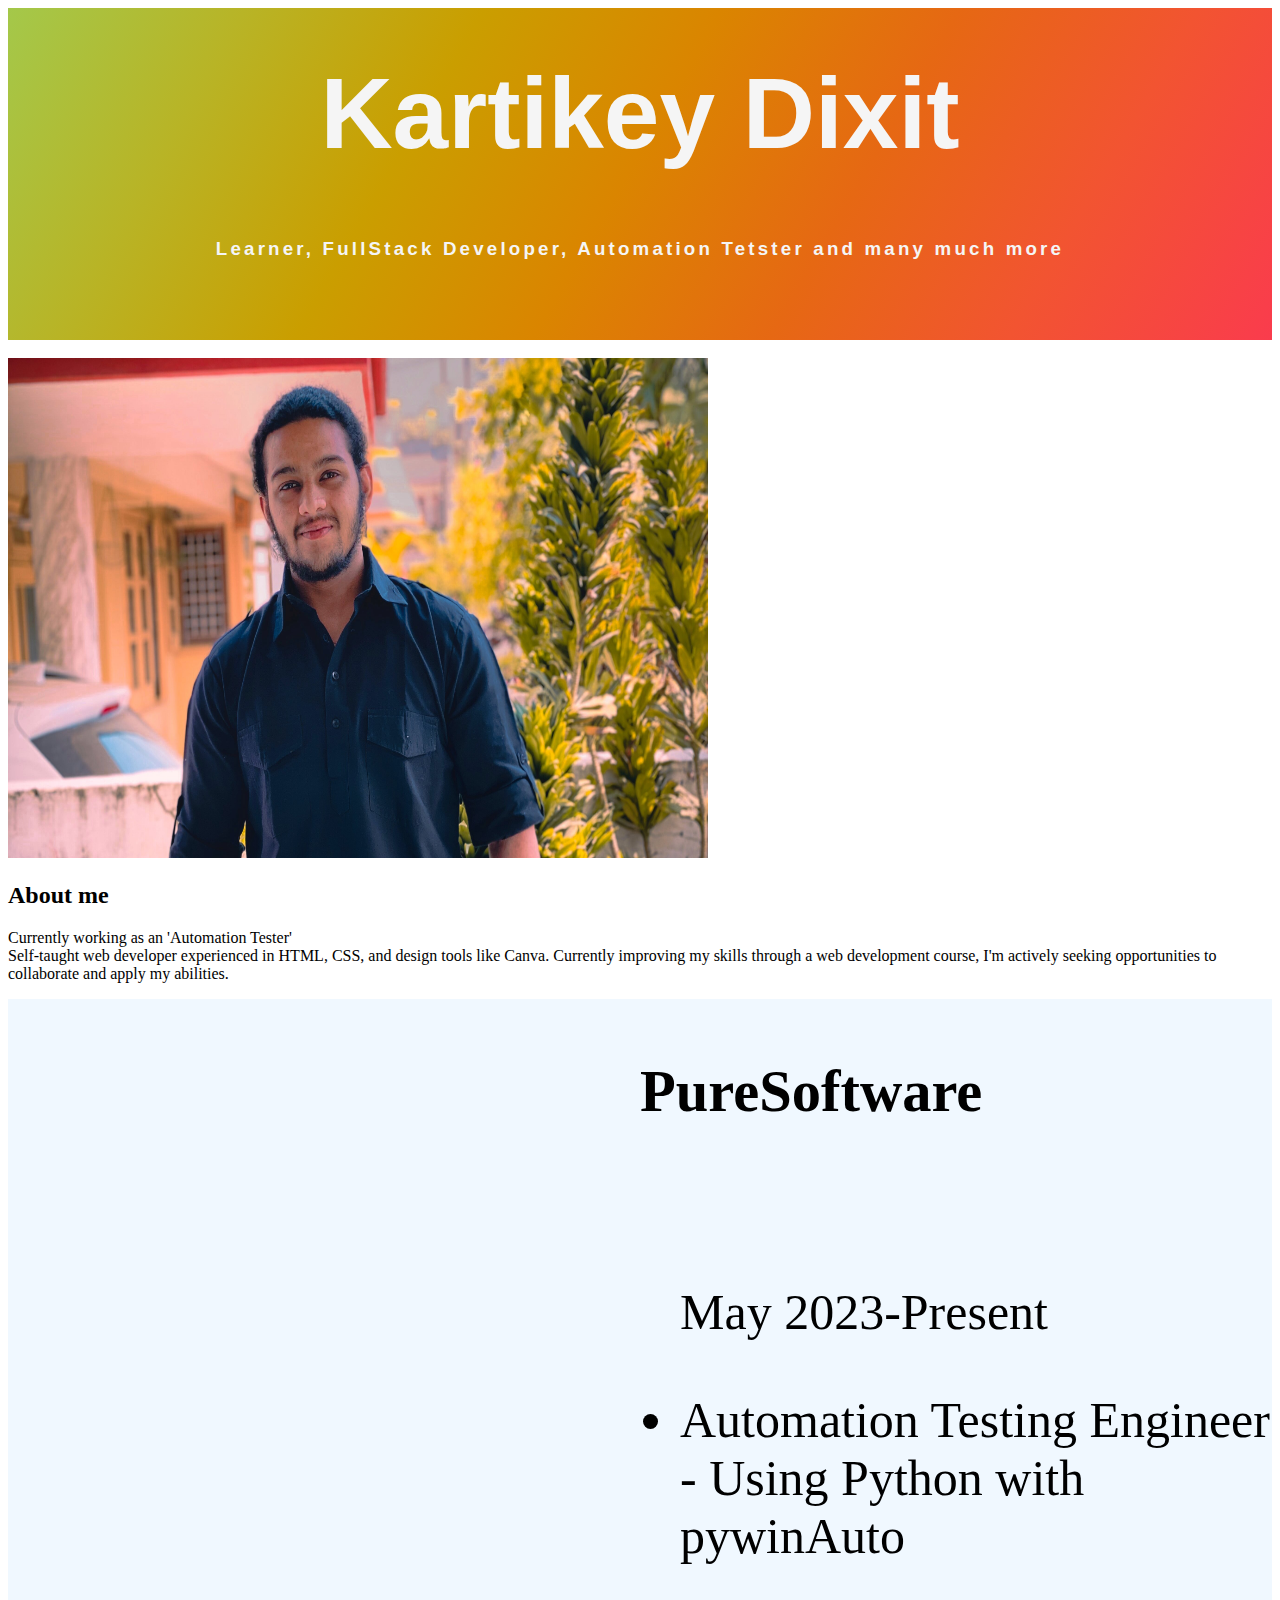
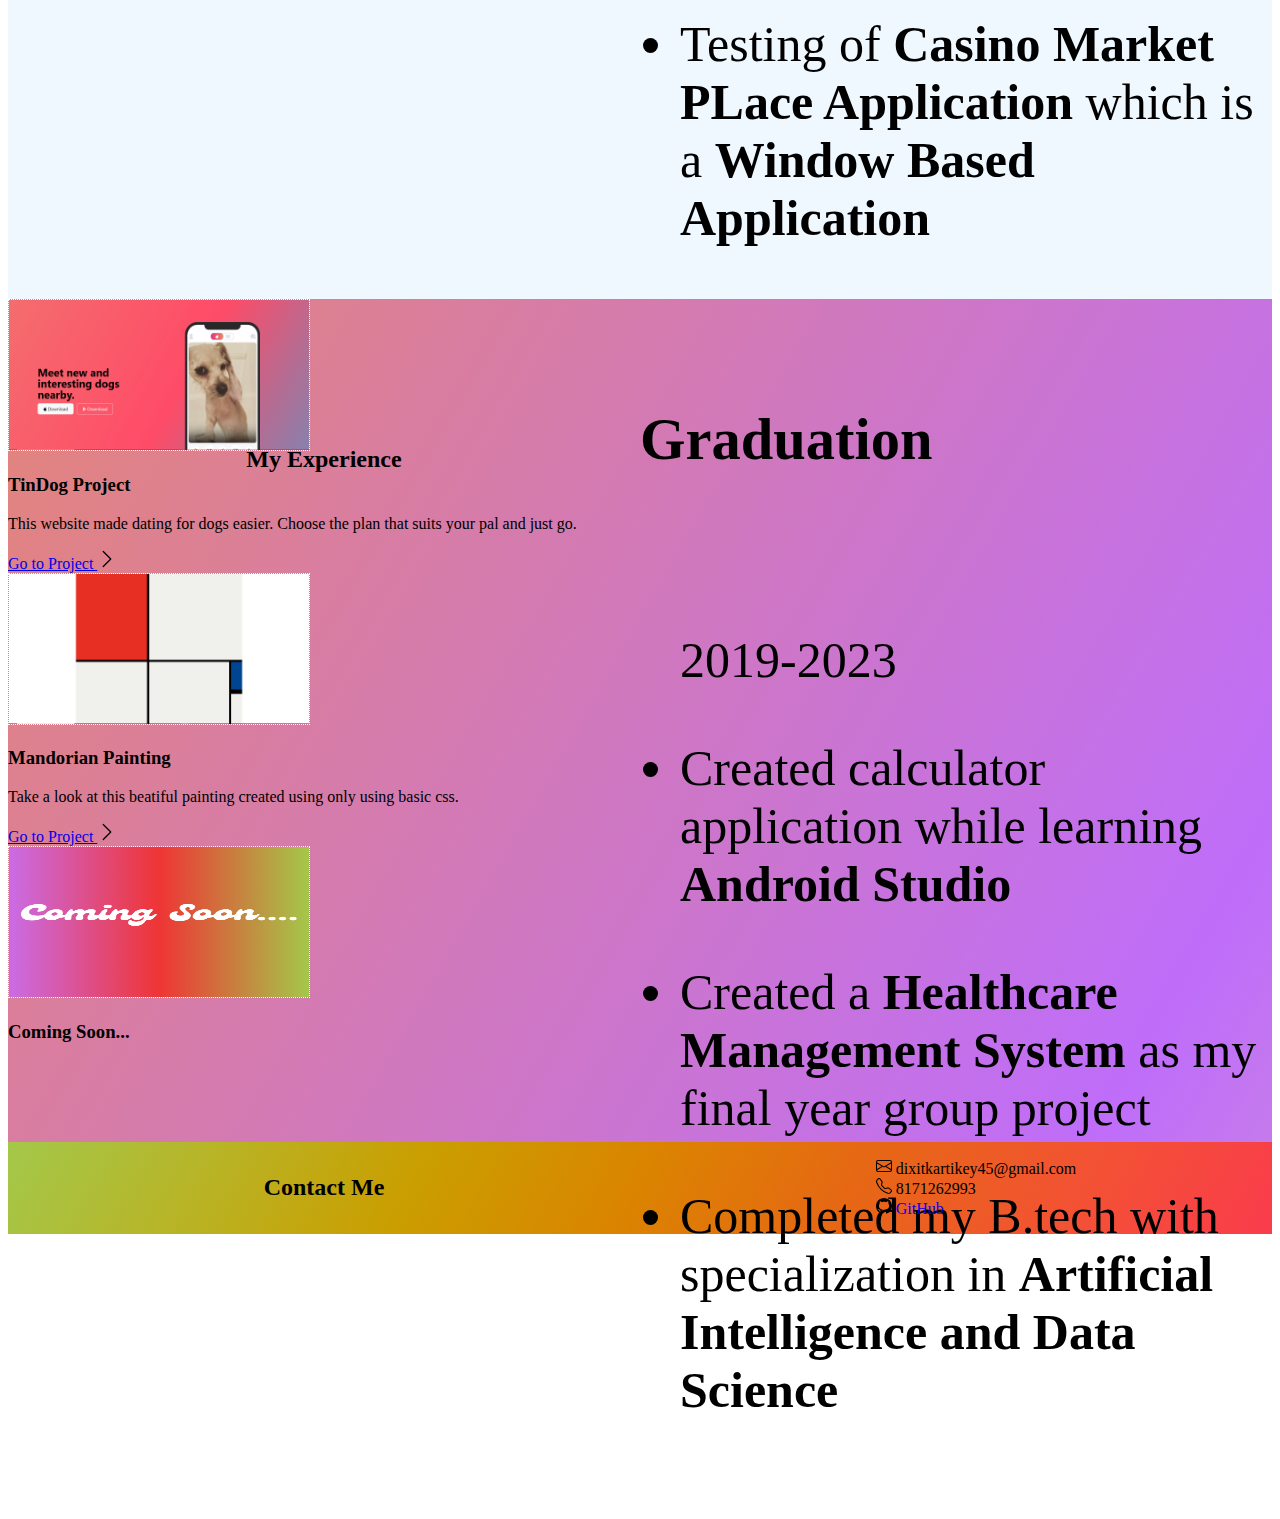
<file: index.html>
<!DOCTYPE html>
<html lang="en">
<head>
    <meta charset="UTF-8">
    <meta name="viewport" content="width=device-width, initial-scale=1.0">
    <title>Kartikey Portfolio</title>
    <link href="https://cdn.jsdelivr.net/npm/bootstrap@5.3.0-alpha3/dist/css/bootstrap.min.css" rel="stylesheet"
    integrity="sha384-KK94CHFLLe+nY2dmCWGMq91rCGa5gtU4mk92HdvYe+M/SXH301p5ILy+dN9+nJOZ" crossorigin="anonymous">
    <link rel="stylesheet" href="./style.css">


</head>
<body>
    <section id="Title">
        <div class="My-Name">
            <h1>Kartikey Dixit</h1>
            <h3 class="first-H3">Learner, FullStack Developer, Automation Tetster and many much more</h3>
        </div>
    </section>   

    <section id="About">
        <div class="container col-xxl-8 px-4 py-5">
            <div class="row flex-lg-row-reverse align-items-center g-5 py-5">
              <div class="col-10 col-sm-8 col-lg-6">
                <img src="./photos/my-image.jpg" class="d-block mx-lg-auto img-fluid" alt="Bootstrap Themes" width="700" height="500" loading="lazy">
              </div>
              <div class="col-lg-6">
                <h2 class="display-5 fw-bold text-body-emphasis lh-1 mb-3">About me</h2>
                <p class="lead">Currently working as an 'Automation Tester' <br> Self-taught web developer experienced in HTML, CSS, and design tools like Canva. Currently improving my skills through a web development course, I'm actively seeking opportunities to collaborate and apply my abilities.</p>
              </div>
            </div>
          </div>
    </section>

    <section id="Experience">
        <div class="My-experience">
            <div class="current-company fw-bold display-5 text-body-emphasis lh-1 mb-3">
                <h2 class="fw-bold display-5 text-body-emphasis lh-1 mb-3">My Experience</h2>
            </div>
            <div class="comp1">
                <h3>PureSoftware</h3>
                <ul class="lead">
                    <p>May 2023-Present</p>
                    <li><p>Automation Testing Engineer <br> - Using Python with pywinAuto</p></li>
                    <li><p>Testing of <span>Casino Market PLace Application</span> which is a <span>Window Based Application</span></p></li>
                </ul>            
            </div>
            <div class="comp2">
                <h3>Graduation</h3>
                <ul class="lead">
                    <p>2019-2023</p>
                    <li><p>Created calculator application while learning <span>Android Studio</span></p></li>
                    <li><p>Created a <span>Healthcare Management System</span> as my final year group project</p></li>
                    <li><p>Completed my B.tech with specialization in <span>Artificial Intelligence and Data Science</span></p></li>
                </ul>
            </div>

        </div>
    </section>

    <section id="Projects">
        <div class="container px-4 py-5" id="featured-3">
            <div class="row g-4 py-5 row-cols-1 row-cols-lg-3">
              <div class="feature col">
                <div class="feature-icon d-inline-flex align-items-center justify-content-center text-bg-primary bg-gradient fs-2 mb-3">
                  <img src="./photos/TinDog.PNG" alt="Screenshot of TinDog Website">
                </div>
                <h3 class="fs-2 text-body-emphasis">TinDog Project</h3>
                <p>This website made dating for dogs easier. Choose the plan that suits your pal and just go.</p>
                <a href="./MyProjects/11.3 TinDog Project/TinDog.html" class="icon-link">
                  Go to Project
                  <img class="right-symbol" src="./photos/chevron-right.svg" alt="mandorian painting" style="height: 20px; width: 20px; border: none;">
                </a>
              </div>
              <div class="feature col">
                <div class="feature-icon d-inline-flex align-items-center justify-content-center text-bg-primary bg-gradient fs-2 mb-3">
                  <img src="./photos/Mandorian.PNG" alt="">
                </div>
                <h3 class="fs-2 text-body-emphasis">Mandorian Painting</h3>
                <p>Take a look at this beatiful painting created using only using basic css.</p>
                <a href="./MyProjects/10.3 Mondrian Project/index.html">Go to Project
                    <img class="right-symbol" src="./photos/chevron-right.svg" alt="" style="height: 20px; width: 20px; border: none;">
                </a>
                </div>
              <div class="feature col">
                <div class="feature-icon d-inline-flex align-items-center justify-content-center text-bg-primary bg-gradient fs-2 mb-3">
                  <img src="./photos/Kartikey Dixit.png" alt="Image of ">
                </div>
                <h3 class="fs-2 text-body-emphasis">Coming Soon...</h3>
              </div>
            </div>
          </div>
    </section>

    <section id="ending">
        <div class="contactMe">
            <h2>Contact Me</h2>
        </div>
        <div class="contactMeItems">
            <ul>
                <li><img src="./photos/envelope.svg" alt="mail"> dixitkartikey45@gmail.com</li>
                <li><img src="./photos/telephone.svg" alt="Mobile"> 8171262993</li>
                <li><img src="./photos/github.svg" alt="GitHub symbol"><a href="https://github.com/KingKartikey3000" style="text-decoration: none;"> GitHub</a></li>
            </ul>
        </div>
    </section>


</body>
</html>
</file>
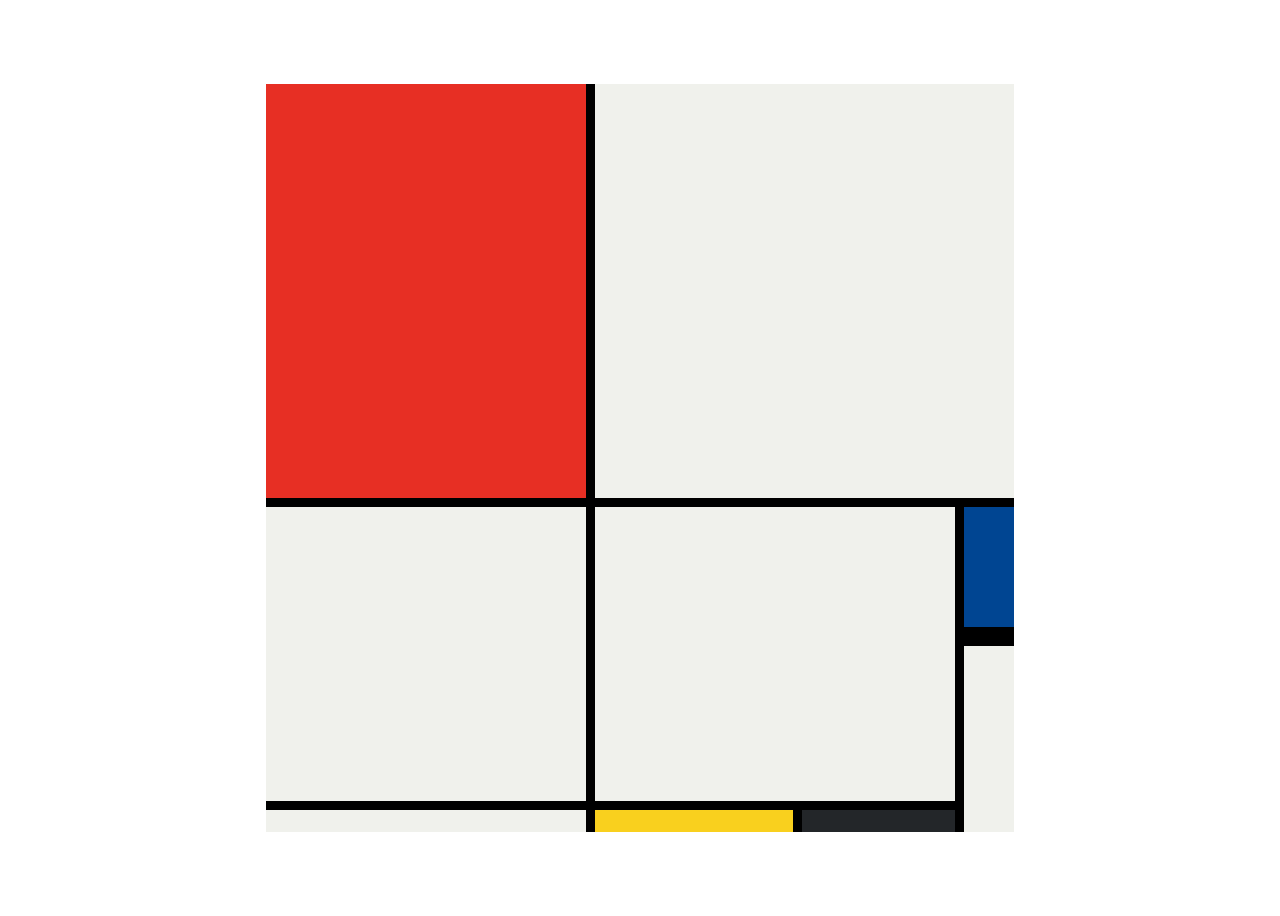
<file: MyProjects/10.3 Mondrian Project/index.html>
<!DOCTYPE html>
<html lang="en">

<head>
  <meta charset="UTF-8">
  <meta name="viewport" content="width=device-width, initial-scale=1.0">
  <title>Mondrian Project</title>
  <style>
    /* 
    Write your CSS here 
    Gap Colour: #000
    White: #F0F1EC
    Red: #E72F24
    Black: #232629
    Blue: #004592
    Yellow: #F9D01E

    For dimensions, see dimensions.png image.
    HINT: Remember you can't change the properties of grid lines.
    But grid lines are transparent!
    */

    body{
      display: flex;
      justify-content: center;
      align-items: center;
      height: 100vh;
    }

    .container{
      background-color: #000;
      height: 748px;
      width: 748px;
      display: grid;
      grid-template-columns: 320px 198px 153px 50px;
      grid-template-rows: 414px 130px 155px 22px;
      gap: 9px;
    }

    .white_block{
      background-color: #F0F1EC;
    }

    .first{
      background-color: #E72F24;
      grid-column: 1/2;
    }

    .second{
      grid-column: 2/5;
    }

    .third{
      grid-row: 2/4;
      grid-column: 1/2;
    }

    .fourth{
      grid-row: 2/4;
      grid-column: 2/4;
    }

    .fifth{
      background-color: #004592;
      border-bottom: 10px solid #000;;
      grid-row: 2/3;
      grid-column: 4/5;
    }

    .sixth{
      grid-row: 3/5;
      grid-column: 4/5;
    }

    .seventh{
      grid-row: 4/5;
      grid-column: 1/2;
    }

    .eight{
      background-color: #F9D01E;
      grid-column: 2/3;
      grid-row: 4/5;
    }

    .nine{
      grid-row: 4/5;
      background-color: #232629;
      grid-column: 3/4;
    }


  </style>
</head>

<body>
  <!-- Write your HTML here -->
  <div class="container"> 
    <div class="red_block first"></div>
    <div class="white_block second"></div>
    <div class="white_block third"></div>
    <div class="white_block fourth"></div>
    <div class="blue_block fifth"></div>
    <div class="white_block sixth"></div>
    <div class="white_block seventh"></div>
    <div class="yellow_block eight"></div>
    <div class="black_block nine"></div>
  </div>
</body>

</html>
</file>
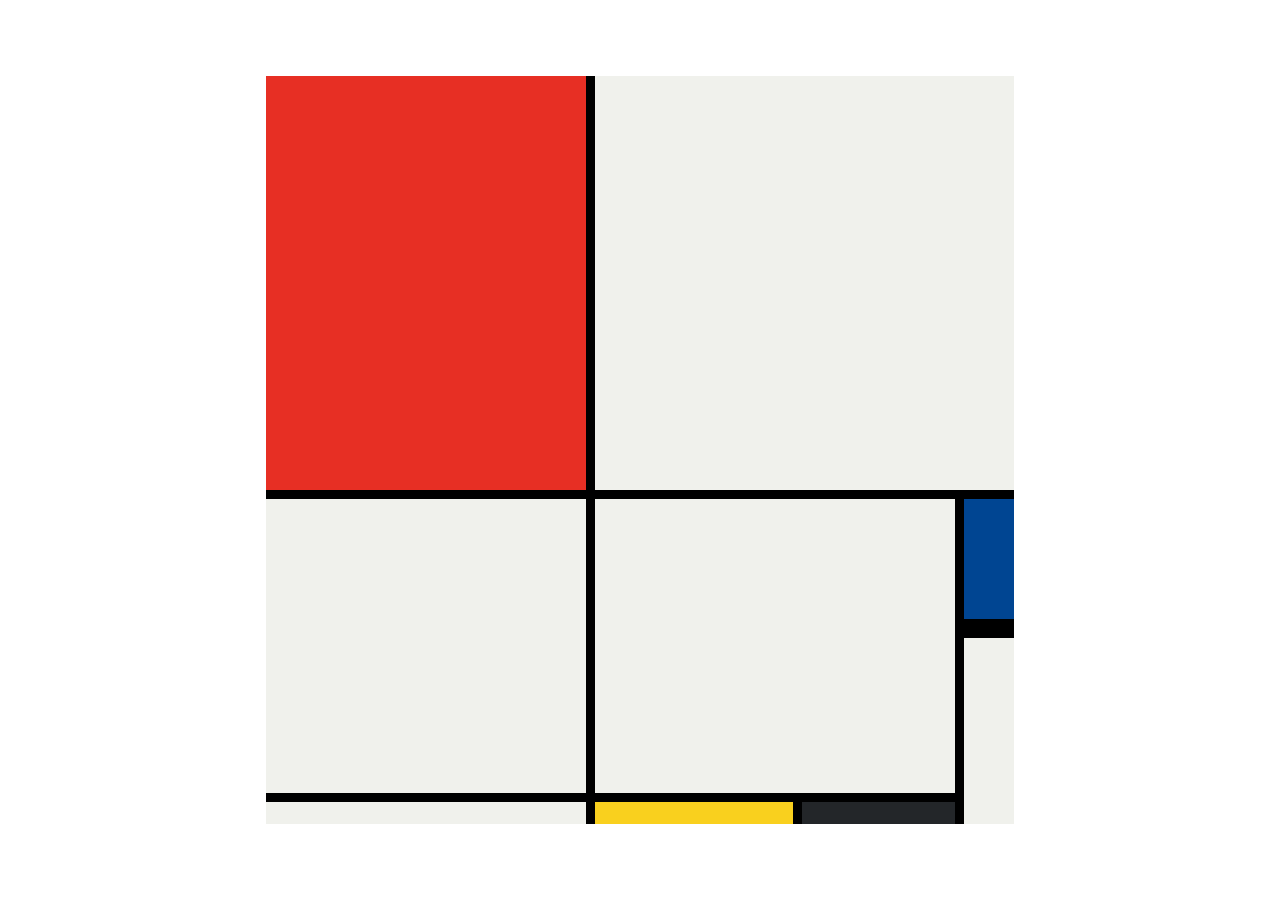
<file: MyProjects/10.3 Mondrian Project/solution.html>
<!DOCTYPE html>
<html lang="en">

<head>
  <meta charset="UTF-8">
  <meta name="viewport" content="width=device-width, initial-scale=1.0">
  <title>Mondrian Project</title>
  <style>
    /* 
    Write your CSS here 
    Line Colour: #000
    White: #F0F1EC
    Red: #E72F24
    Black: #232629
    Blue: #004592
    Yellow: #F9D01E
    */
    body {
      display: flex;
      justify-content: center;
      align-items: center;
      height: 100vh;
      margin: 0;
      padding: 0;
    }

    .container {
      height: 748px;
      width: 748px;
      display: grid;
      background-color: #000;
      grid-template-columns: 320px 198px 153px 50px;
      grid-template-rows: 414px 130px 155px 22px;
      gap: 9px;
    }

    .item {
      background-color: #F0F1EC;
    }

    .red {
      background-color: #E72F24;
    }

    .white1 {
      grid-column: span 3;
    }

    .white2 {
      grid-row: span 2;
    }

    .white3 {
      grid-area: 2 / 2 / 4 /4
    }

    .blue {
      background-color: #004592;
      border-bottom: 10px solid #000;
    }

    .white4 {
      grid-row: span 2;
    }

    .yellow {
      background-color: #F9D01E;
    }

    .black {
      background-color: #232629;
    }
  </style>
</head>

<body>
  <!-- Write your HTML here -->

  <div class="container">
    <div class="item red"></div>
    <div class="item white1"></div>
    <div class="item white2"></div>
    <div class="item white3"></div>

    <div class="item blue"></div>
    <div class="item white4"></div>

    <div class="item"></div>
    <div class="item yellow"></div>
    <div class="item black"></div>
  </div>
</body>

</html>
</file>
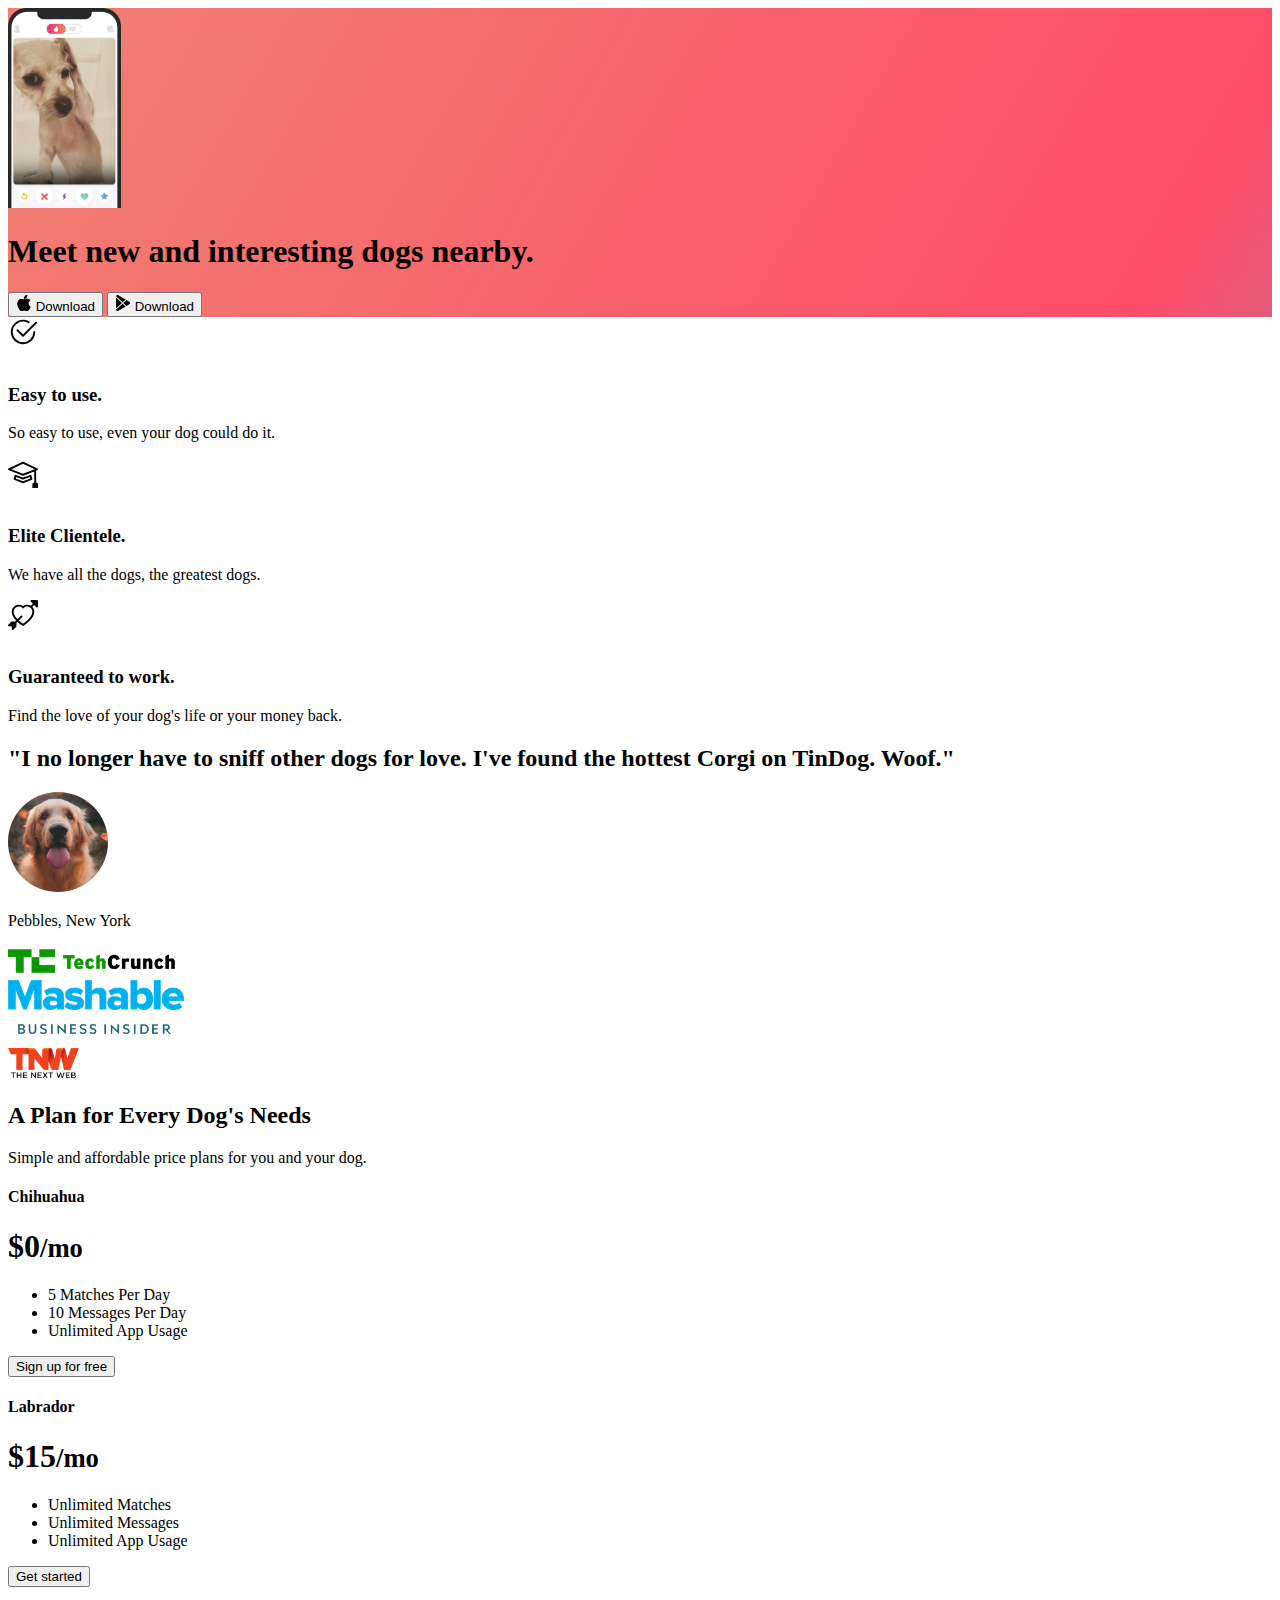
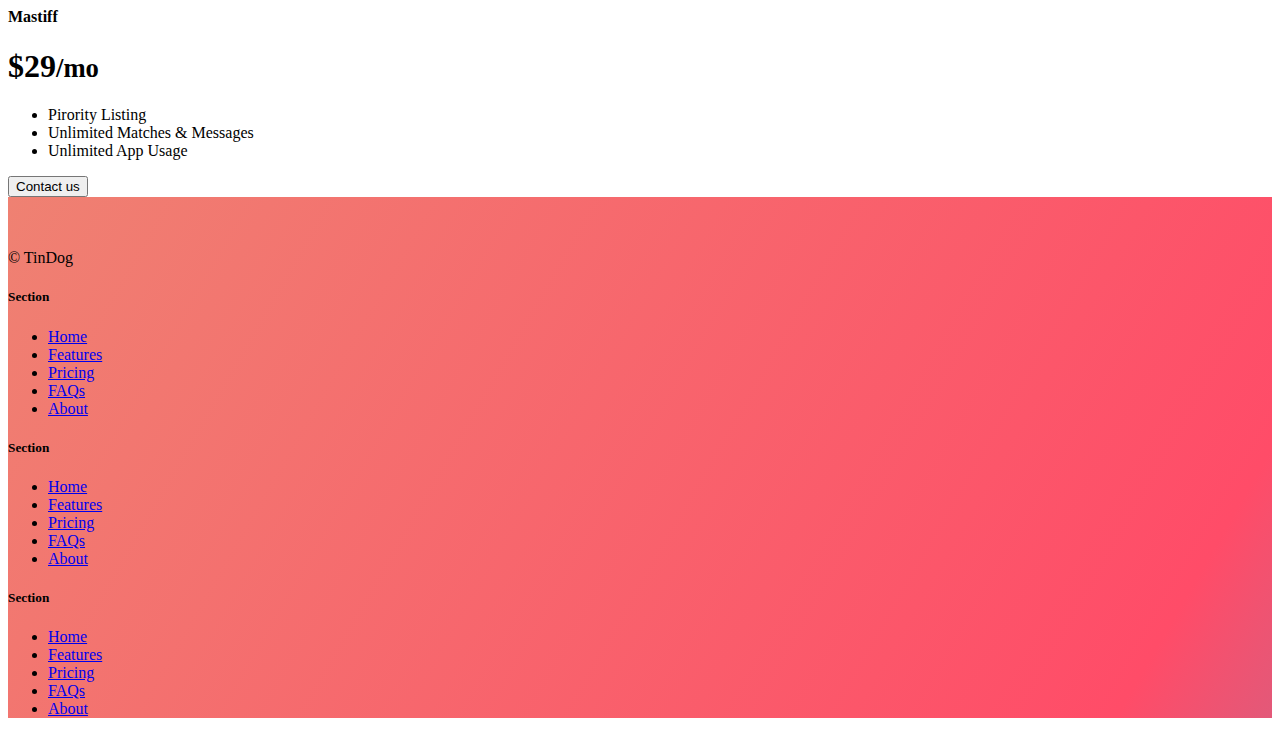
<file: MyProjects/11.3 TinDog Project/solution.html>
<!DOCTYPE html>
<html lang="en">

<head>
  <meta charset="UTF-8">
  <meta name="viewport" content="width=device-width, initial-scale=1.0">
  <title>TinDog</title>
  <link href="https://cdn.jsdelivr.net/npm/bootstrap@5.3.0-alpha3/dist/css/bootstrap.min.css" rel="stylesheet"
    integrity="sha384-KK94CHFLLe+nY2dmCWGMq91rCGa5gtU4mk92HdvYe+M/SXH301p5ILy+dN9+nJOZ" crossorigin="anonymous">
  <link rel="stylesheet" href="./css/solution.css">
</head>

<body>


  <!-- Title -->
  <section id="title" class="gradient-background">

    <div class="container col-xxl-8 px-4 pt-5">
      <div class="row flex-lg-row-reverse align-items-center g-5 pt-5">
        <div class="col-10 col-sm-8 col-lg-6">
          <img src="./images/iphone.png" class="d-block mx-lg-auto img-fluid" alt="Bootstrap Themes" height="200"
            loading="lazy">
        </div>
        <div class="col-lg-6">
          <h1 class="display-5 fw-bold text-body-emphasis lh-1 mb-3">Meet new and interesting dogs nearby.</h1>

          <div class="d-grid gap-2 d-md-flex justify-content-md-start">
            <button type="button" class="btn btn-light btn-lg px-4 me-md-2"><svg xmlns="http://www.w3.org/2000/svg"
                width="16" height="16" fill="currentColor" class="bi bi-apple mb-1" viewBox="0 0 16 16">
                <path
                  d="M11.182.008C11.148-.03 9.923.023 8.857 1.18c-1.066 1.156-.902 2.482-.878 2.516.024.034 1.52.087 2.475-1.258.955-1.345.762-2.391.728-2.43Zm3.314 11.733c-.048-.096-2.325-1.234-2.113-3.422.212-2.189 1.675-2.789 1.698-2.854.023-.065-.597-.79-1.254-1.157a3.692 3.692 0 0 0-1.563-.434c-.108-.003-.483-.095-1.254.116-.508.139-1.653.589-1.968.607-.316.018-1.256-.522-2.267-.665-.647-.125-1.333.131-1.824.328-.49.196-1.422.754-2.074 2.237-.652 1.482-.311 3.83-.067 4.56.244.729.625 1.924 1.273 2.796.576.984 1.34 1.667 1.659 1.899.319.232 1.219.386 1.843.067.502-.308 1.408-.485 1.766-.472.357.013 1.061.154 1.782.539.571.197 1.111.115 1.652-.105.541-.221 1.324-1.059 2.238-2.758.347-.79.505-1.217.473-1.282Z" />
                <path
                  d="M11.182.008C11.148-.03 9.923.023 8.857 1.18c-1.066 1.156-.902 2.482-.878 2.516.024.034 1.52.087 2.475-1.258.955-1.345.762-2.391.728-2.43Zm3.314 11.733c-.048-.096-2.325-1.234-2.113-3.422.212-2.189 1.675-2.789 1.698-2.854.023-.065-.597-.79-1.254-1.157a3.692 3.692 0 0 0-1.563-.434c-.108-.003-.483-.095-1.254.116-.508.139-1.653.589-1.968.607-.316.018-1.256-.522-2.267-.665-.647-.125-1.333.131-1.824.328-.49.196-1.422.754-2.074 2.237-.652 1.482-.311 3.83-.067 4.56.244.729.625 1.924 1.273 2.796.576.984 1.34 1.667 1.659 1.899.319.232 1.219.386 1.843.067.502-.308 1.408-.485 1.766-.472.357.013 1.061.154 1.782.539.571.197 1.111.115 1.652-.105.541-.221 1.324-1.059 2.238-2.758.347-.79.505-1.217.473-1.282Z" />
              </svg> Download</button>
            <button type="button" class="btn btn-outline-light btn-lg px-4"><svg xmlns="http://www.w3.org/2000/svg"
                width="16" height="16" fill="currentColor" class="bi bi-google-play mb-1" viewBox="0 0 16 16">
                <path
                  d="M14.222 9.374c1.037-.61 1.037-2.137 0-2.748L11.528 5.04 8.32 8l3.207 2.96 2.694-1.586Zm-3.595 2.116L7.583 8.68 1.03 14.73c.201 1.029 1.36 1.61 2.303 1.055l7.294-4.295ZM1 13.396V2.603L6.846 8 1 13.396ZM1.03 1.27l6.553 6.05 3.044-2.81L3.333.215C2.39-.341 1.231.24 1.03 1.27Z" />
              </svg> Download</button>
          </div>
        </div>
      </div>
    </div>
  </section>
  <!-- Features -->
  <section id="features">
    <div class="container mt-5">
      <div class="row g-4 py-5 row-cols-1 row-cols-lg-3">
        <div class="col d-flex align-items-start">
          <div
            class="icon-square text-body-emphasis bg-body-secondary d-inline-flex align-items-center justify-content-center fs-4 flex-shrink-0 me-3">
            <svg xmlns="http://www.w3.org/2000/svg" height="30" fill="currentColor" class="bi bi-check2-circle"
              viewBox="0 0 16 16">
              <path
                d="M2.5 8a5.5 5.5 0 0 1 8.25-4.764.5.5 0 0 0 .5-.866A6.5 6.5 0 1 0 14.5 8a.5.5 0 0 0-1 0 5.5 5.5 0 1 1-11 0z" />
              <path
                d="M15.354 3.354a.5.5 0 0 0-.708-.708L8 9.293 5.354 6.646a.5.5 0 1 0-.708.708l3 3a.5.5 0 0 0 .708 0l7-7z" />
            </svg>
          </div>
          <div>
            <h3 class="fs-2">Easy to use.</h3>
            <p>So easy to use, even your dog could do it.</p>

          </div>
        </div>
        <div class="col d-flex align-items-start">
          <div
            class="icon-square text-body-emphasis bg-body-secondary d-inline-flex align-items-center justify-content-center fs-4 flex-shrink-0 me-3">
            <svg xmlns="http://www.w3.org/2000/svg" height="30" fill="currentColor" class="bi bi-mortarboard"
              viewBox="0 0 16 16">
              <path
                d="M8.211 2.047a.5.5 0 0 0-.422 0l-7.5 3.5a.5.5 0 0 0 .025.917l7.5 3a.5.5 0 0 0 .372 0L14 7.14V13a1 1 0 0 0-1 1v2h3v-2a1 1 0 0 0-1-1V6.739l.686-.275a.5.5 0 0 0 .025-.917l-7.5-3.5ZM8 8.46 1.758 5.965 8 3.052l6.242 2.913L8 8.46Z" />
              <path
                d="M4.176 9.032a.5.5 0 0 0-.656.327l-.5 1.7a.5.5 0 0 0 .294.605l4.5 1.8a.5.5 0 0 0 .372 0l4.5-1.8a.5.5 0 0 0 .294-.605l-.5-1.7a.5.5 0 0 0-.656-.327L8 10.466 4.176 9.032Zm-.068 1.873.22-.748 3.496 1.311a.5.5 0 0 0 .352 0l3.496-1.311.22.748L8 12.46l-3.892-1.556Z" />
            </svg>
          </div>
          <div>
            <h3 class="fs-2">Elite Clientele.</h3>
            <p>We have all the dogs, the greatest dogs.</p>

          </div>
        </div>
        <div class="col d-flex align-items-start">
          <div
            class="icon-square text-body-emphasis bg-body-secondary d-inline-flex align-items-center justify-content-center fs-4 flex-shrink-0 me-3">
            <svg xmlns="http://www.w3.org/2000/svg" height="30" fill="currentColor" class="bi bi-arrow-through-heart"
              viewBox="0 0 16 16">
              <path fill-rule="evenodd"
                d="M2.854 15.854A.5.5 0 0 1 2 15.5V14H.5a.5.5 0 0 1-.354-.854l1.5-1.5A.5.5 0 0 1 2 11.5h1.793l.53-.53c-.771-.802-1.328-1.58-1.704-2.32-.798-1.575-.775-2.996-.213-4.092C3.426 2.565 6.18 1.809 8 3.233c1.25-.98 2.944-.928 4.212-.152L13.292 2 12.147.854A.5.5 0 0 1 12.5 0h3a.5.5 0 0 1 .5.5v3a.5.5 0 0 1-.854.354L14 2.707l-1.006 1.006c.236.248.44.531.6.845.562 1.096.585 2.517-.213 4.092-.793 1.563-2.395 3.288-5.105 5.08L8 13.912l-.276-.182a21.86 21.86 0 0 1-2.685-2.062l-.539.54V14a.5.5 0 0 1-.146.354l-1.5 1.5Zm2.893-4.894A20.419 20.419 0 0 0 8 12.71c2.456-1.666 3.827-3.207 4.489-4.512.679-1.34.607-2.42.215-3.185-.817-1.595-3.087-2.054-4.346-.761L8 4.62l-.358-.368c-1.259-1.293-3.53-.834-4.346.761-.392.766-.464 1.845.215 3.185.323.636.815 1.33 1.519 2.065l1.866-1.867a.5.5 0 1 1 .708.708L5.747 10.96Z" />
            </svg>
          </div>
          <div>
            <h3 class="fs-2">Guaranteed to work.</h3>
            <p>Find the love of your dog's life or your money back.</p>

          </div>
        </div>
      </div>
    </div>
  </section>
  <!-- Testimonial -->
  <section id="testimonial">
    <div class="my-5">
      <div class="p-5 text-center bg-body-tertiary">
        <div class="container py-5">
          <h2 class="text-body-emphasis">"I no longer have to sniff other dogs for love. I've found the hottest Corgi on
            TinDog. Woof."</h2>
          <img class="profile-img mt-5" src="./images/dog-img.jpg" alt="dog image">
          <p class="col-lg-8 mx-auto lead mt-2">
            Pebbles, New York
          </p>
        </div>

        <div class="container">
          <div class="row">
            <div class="col-lg-3 col-sm-12">
              <img src="./images/techcrunch.png" alt="techcrunch" height="30">
            </div>
            <div class="col-lg-3 col-sm-12">
              <img src="./images/mashable.png" alt="mashable" height="30">
            </div>
            <div class="col-lg-3 col-sm-12">
              <img src="./images/bizinsider.png" alt="bizinsider" height="30">
            </div>
            <div class="col-lg-3 col-sm-12">
              <img src="./images/tnw.png" alt="tnw" height="30">
            </div>
          </div>
        </div>
      </div>
    </div>
  </section>
  <!-- Pricing -->
  <section id="pricing">
    <div class="container">
      <div class="pricing-header p-3 pb-md-4 mx-auto text-center">
        <h2 class="display-4 fw-normal">A Plan for Every Dog's Needs</h2>
        <p class="fs-5 text-body-secondary">Simple and affordable price plans for you and your dog.
      </div>
      <div class="row row-cols-1 row-cols-md-3 mb-3 text-center">
        <div class="col">
          <div class="card mb-4 rounded-3 shadow-sm">
            <div class="card-header py-3">
              <h4 class="my-0 fw-normal">Chihuahua</h4>
            </div>
            <div class="card-body">
              <h1 class="card-title pricing-card-title">$0<small class="text-body-secondary fw-light">/mo</small></h1>
              <ul class="list-unstyled mt-3 mb-4">
                <li>5 Matches Per Day</li>
                <li>10 Messages Per Day</li>
                <li>Unlimited App Usage</li>
              </ul>
              <button type="button" class="w-100 btn btn-lg btn-outline-dark">Sign up for free</button>
            </div>
          </div>
        </div>
        <div class="col">
          <div class="card mb-4 rounded-3 shadow-sm">
            <div class="card-header py-3">
              <h4 class="my-0 fw-normal">Labrador</h4>
            </div>
            <div class="card-body">
              <h1 class="card-title pricing-card-title">$15<small class="text-body-secondary fw-light">/mo</small></h1>
              <ul class="list-unstyled mt-3 mb-4">
                <li>Unlimited Matches</li>
                <li>Unlimited Messages</li>
                <li>Unlimited App Usage</li>
              </ul>
              <button type="button" class="w-100 btn btn-lg btn-dark">Get started</button>
            </div>
          </div>
        </div>
        <div class="col">
          <div class="card mb-4 rounded-3 shadow-sm border-dark">
            <div class="card-header py-3 text-bg-dark border-dark">
              <h4 class="my-0 fw-normal">Mastiff</h4>
            </div>
            <div class="card-body">
              <h1 class="card-title pricing-card-title">$29<small class="text-body-secondary fw-light">/mo</small></h1>
              <ul class="list-unstyled mt-3 mb-4">
                <li>Pirority Listing</li>
                <li>Unlimited Matches & Messages</li>
                <li>Unlimited App Usage</li>
              </ul>
              <button type="button" class="w-100 btn btn-lg btn-dark">Contact us</button>
            </div>
          </div>
        </div>
      </div>
    </div>
  </section>
  <!-- Footer -->
  <section id="contact" class="gradient-background">
    <div class="container">
      <footer class="row row-cols-1 row-cols-sm-2 row-cols-md-5 py-5">
        <div class="col mb-3">
          <a href="/" class="d-flex align-items-center mb-3 link-body-emphasis text-decoration-none">
            <svg class="bi me-2" width="40" height="32"><use xlink:href="#bootstrap"></use></svg>
          </a>
          <p class="text-body-secondary">© TinDog</p>
        </div>
    
        <div class="col mb-3">
    
        </div>
    
        <div class="col mb-3">
          <h5>Section</h5>
          <ul class="nav flex-column">
            <li class="nav-item mb-2"><a href="#" class="nav-link p-0 text-body-secondary">Home</a></li>
            <li class="nav-item mb-2"><a href="#" class="nav-link p-0 text-body-secondary">Features</a></li>
            <li class="nav-item mb-2"><a href="#" class="nav-link p-0 text-body-secondary">Pricing</a></li>
            <li class="nav-item mb-2"><a href="#" class="nav-link p-0 text-body-secondary">FAQs</a></li>
            <li class="nav-item mb-2"><a href="#" class="nav-link p-0 text-body-secondary">About</a></li>
          </ul>
        </div>
    
        <div class="col mb-3">
          <h5>Section</h5>
          <ul class="nav flex-column">
            <li class="nav-item mb-2"><a href="#" class="nav-link p-0 text-body-secondary">Home</a></li>
            <li class="nav-item mb-2"><a href="#" class="nav-link p-0 text-body-secondary">Features</a></li>
            <li class="nav-item mb-2"><a href="#" class="nav-link p-0 text-body-secondary">Pricing</a></li>
            <li class="nav-item mb-2"><a href="#" class="nav-link p-0 text-body-secondary">FAQs</a></li>
            <li class="nav-item mb-2"><a href="#" class="nav-link p-0 text-body-secondary">About</a></li>
          </ul>
        </div>
    
        <div class="col mb-3">
          <h5>Section</h5>
          <ul class="nav flex-column">
            <li class="nav-item mb-2"><a href="#" class="nav-link p-0 text-body-secondary">Home</a></li>
            <li class="nav-item mb-2"><a href="#" class="nav-link p-0 text-body-secondary">Features</a></li>
            <li class="nav-item mb-2"><a href="#" class="nav-link p-0 text-body-secondary">Pricing</a></li>
            <li class="nav-item mb-2"><a href="#" class="nav-link p-0 text-body-secondary">FAQs</a></li>
            <li class="nav-item mb-2"><a href="#" class="nav-link p-0 text-body-secondary">About</a></li>
          </ul>
        </div>
      </footer>
    </div>
  </section>
</body>

</html>
</file>
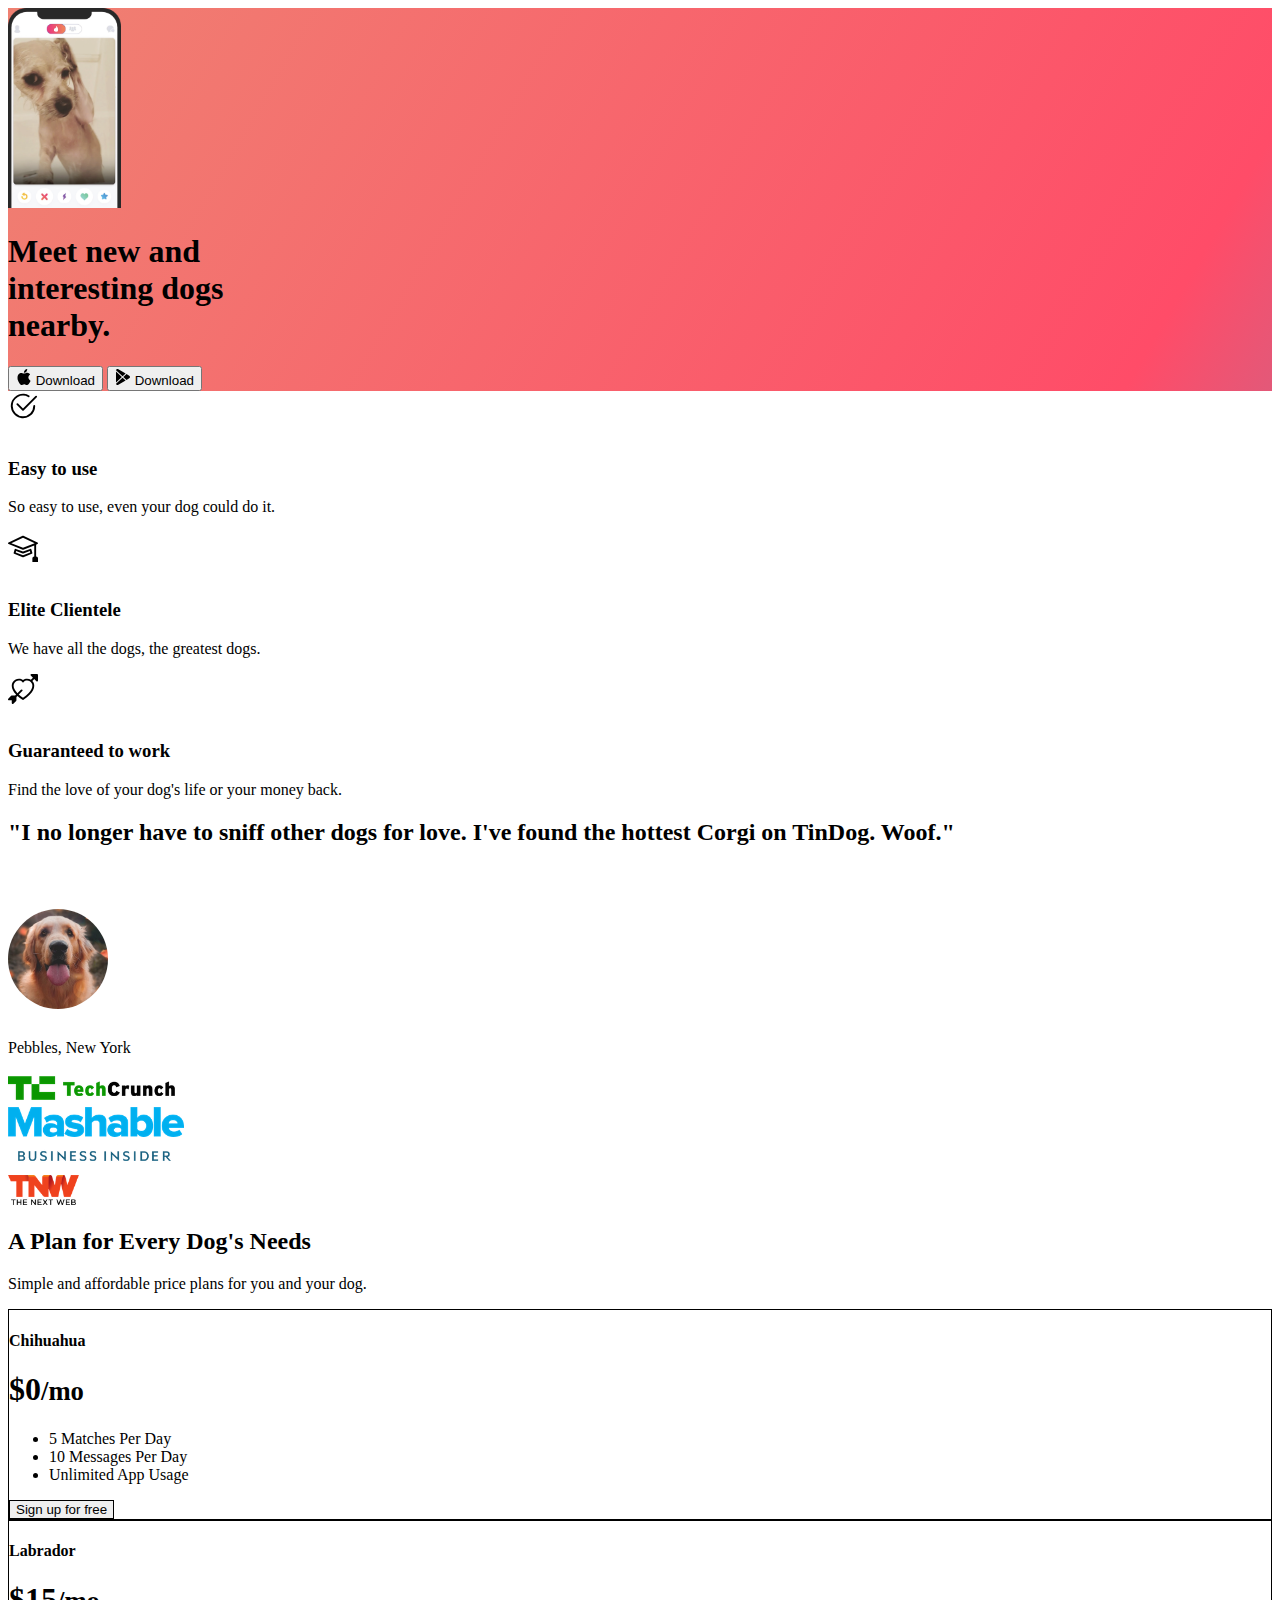
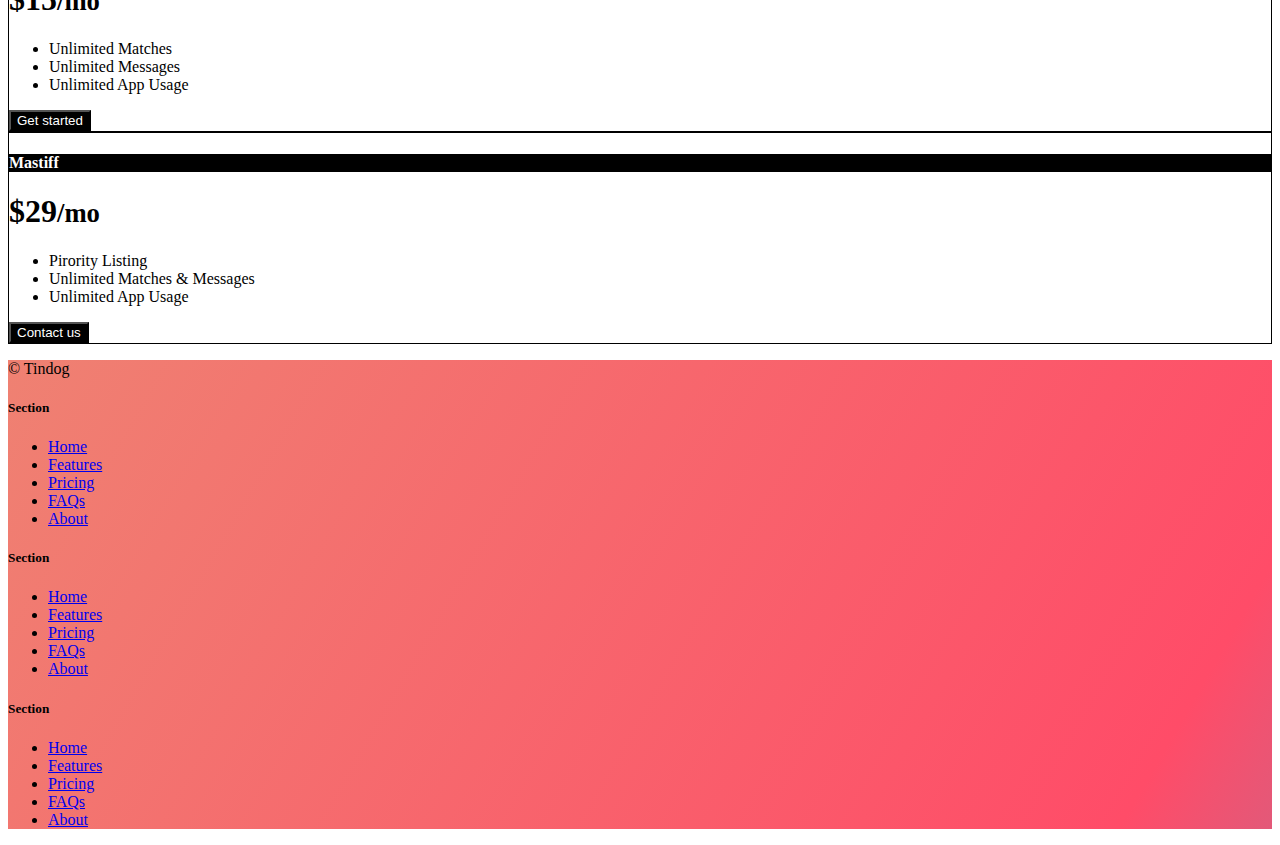
<file: MyProjects/11.3 TinDog Project/TinDog.html>
<!DOCTYPE html>
<html lang="en">

<head>
  <meta charset="UTF-8">
  <meta name="viewport" content="width=device-width, initial-scale=1.0">
  <title>TinDog</title>
  <link href="https://cdn.jsdelivr.net/npm/bootstrap@5.3.0-alpha3/dist/css/bootstrap.min.css" rel="stylesheet"
  integrity="sha384-KK94CHFLLe+nY2dmCWGMq91rCGa5gtU4mk92HdvYe+M/SXH301p5ILy+dN9+nJOZ" crossorigin="anonymous">
  <link rel="stylesheet" href="./css/style.css">
</head>

<body>
  <!-- Title -->
  <section id="title" class="gradient-background">

    <div class="container col-xxl-8 px-4 pt-5">
      <div class="row flex-lg-row-reverse align-items-center g-5 pt-5">
        <div class="col-10 col-sm-8 col-lg-6">
          <img src="./images/iphone.png" class="d-block mx-lg-auto img-fluid" alt="Bootstrap Themes" height="200"
           loading="lazy">
        </div>
        <div class="col-lg-6">
          <h1 class="display-5 fw-bold text-body-emphasis lh-1 mb-3">Meet new and <br> interesting dogs <br> nearby.</h1>
          <div class="d-grid gap-2 d-md-flex justify-content-md-start">
            <button type="button" class="btn btn-light btn-primary btn-lg px-4 me-md-2">
              <svg xmlns="http://www.w3.org/2000/svg" width="16" height="16" fill="currentColor"
                class="bi bi-apple mb-1" viewBox="0 0 16 16">
                <path d="M11.182.008C11.148-.03 9.923.023 8.857 1.18c-1.066 1.156-.902 2.482-.878 2.516.024.034 1.52.087 2.475-1.258.955-1.345.762-2.391.728-2.43Zm3.314 11.733c-.048-.096-2.325-1.234-2.113-3.422.212-2.189 1.675-2.789 1.698-2.854.023-.065-.597-.79-1.254-1.157a3.692 3.692 0 0 0-1.563-.434c-.108-.003-.483-.095-1.254.116-.508.139-1.653.589-1.968.607-.316.018-1.256-.522-2.267-.665-.647-.125-1.333.131-1.824.328-.49.196-1.422.754-2.074 2.237-.652 1.482-.311 3.83-.067 4.56.244.729.625 1.924 1.273 2.796.576.984 1.34 1.667 1.659 1.899.319.232 1.219.386 1.843.067.502-.308 1.408-.485 1.766-.472.357.013 1.061.154 1.782.539.571.197 1.111.115 1.652-.105.541-.221 1.324-1.059 2.238-2.758.347-.79.505-1.217.473-1.282Z" />
                <pathd="M11.182.008C11.148-.03 9.923.023 8.857 1.18c-1.066 1.156-.902 2.482-.878 2.516.024.034 1.52.087 2.475-1.258.955-1.345.762-2.391.728-2.43Zm3.314 11.733c-.048-.096-2.325-1.234-2.113-3.422.212-2.189 1.675-2.789 1.698-2.854.023-.065-.597-.79-1.254-1.157a3.692 3.692 0 0 0-1.563-.434c-.108-.003-.483-.095-1.254.116-.508.139-1.653.589-1.968.607-.316.018-1.256-.522-2.267-.665-.647-.125-1.333.131-1.824.328-.49.196-1.422.754-2.074 2.237-.652 1.482-.311 3.83-.067 4.56.244.729.625 1.924 1.273 2.796.576.984 1.34 1.667 1.659 1.899.319.232 1.219.386 1.843.067.502-.308 1.408-.485 1.766-.472.357.013 1.061.154 1.782.539.571.197 1.111.115 1.652-.105.541-.221 1.324-1.059 2.238-2.758.347-.79.505-1.217.473-1.282Z" />
              </svg>
              Download</button>
            <button type="button" class="btn btn-outline-light btn-lg px-4">
              <svg xmlns="http://www.w3.org/2000/svg" width="16" height="16" fill="currentColor"
                class="bi bi-google-play mb-1" viewBox="0 0 16 16">
                <path d="M14.222 9.374c1.037-.61 1.037-2.137 0-2.748L11.528 5.04 8.32 8l3.207 2.96 2.694-1.586Zm-3.595 2.116L7.583 8.68 1.03 14.73c.201 1.029 1.36 1.61 2.303 1.055l7.294-4.295ZM1 13.396V2.603L6.846 8 1 13.396ZM1.03 1.27l6.553 6.05 3.044-2.81L3.333.215C2.39-.341 1.231.24 1.03 1.27Z" />
              </svg>
              Download</button>
          </div>
        </div>
      </div>
    </div>
  </section>


  <!-- Features -->
  <section id="features">

    <div class="container px-4 py-5" id="hanging-icons">
      <div class="row g-4 py-5 row-cols-1 row-cols-lg-3">
        <div class="col d-flex align-items-start">
          <div class="icon-square text-body-emphasis bg-body-secondary d-inline-flex align-items-center justify-content-center fs-4 flex-shrink-0 me-3">
            <svg xmlns="http://www.w3.org/2000/svg" height="30" fill="currentColor" class="bi bi-check2-circle"
              viewBox="0 0 16 16">
              <path d="M2.5 8a5.5 5.5 0 0 1 8.25-4.764.5.5 0 0 0 .5-.866A6.5 6.5 0 1 0 14.5 8a.5.5 0 0 0-1 0 5.5 5.5 0 1 1-11 0z" />
              <path d="M15.354 3.354a.5.5 0 0 0-.708-.708L8 9.293 5.354 6.646a.5.5 0 1 0-.708.708l3 3a.5.5 0 0 0 .708 0l7-7z" />
            </svg>
          </div>
          <div>
            <h3 class="fs-2 text-body-emphasis">Easy to use</h3>
            <p>So easy to use, even your dog could do it.</p>
          </div>
        </div>
        <div class="col d-flex align-items-start">
          <div class="icon-square text-body-emphasis bg-body-secondary d-inline-flex align-items-center justify-content-center fs-4 flex-shrink-0 me-3">
            <svg xmlns="http://www.w3.org/2000/svg" height="30" fill="currentColor" class="bi bi-mortarboard" viewBox="0 0 16 16">
              <path d="M8.211 2.047a.5.5 0 0 0-.422 0l-7.5 3.5a.5.5 0 0 0 .025.917l7.5 3a.5.5 0 0 0 .372 0L14 7.14V13a1 1 0 0 0-1 1v2h3v-2a1 1 0 0 0-1-1V6.739l.686-.275a.5.5 0 0 0 .025-.917l-7.5-3.5ZM8 8.46 1.758 5.965 8 3.052l6.242 2.913L8 8.46Z"/>
              <path d="M4.176 9.032a.5.5 0 0 0-.656.327l-.5 1.7a.5.5 0 0 0 .294.605l4.5 1.8a.5.5 0 0 0 .372 0l4.5-1.8a.5.5 0 0 0 .294-.605l-.5-1.7a.5.5 0 0 0-.656-.327L8 10.466 4.176 9.032Zm-.068 1.873.22-.748 3.496 1.311a.5.5 0 0 0 .352 0l3.496-1.311.22.748L8 12.46l-3.892-1.556Z"/>
            </svg>
          </div>
          <div>
            <h3 class="fs-2 text-body-emphasis">Elite Clientele</h3>
            <p>We have all the dogs, the greatest dogs.</p>
          </div>
        </div>
        <div class="col d-flex align-items-start">
          <div class="icon-square text-body-emphasis bg-body-secondary d-inline-flex align-items-center justify-content-center fs-4 flex-shrink-0 me-3">
            <svg xmlns="http://www.w3.org/2000/svg" height="30" fill="currentColor" class="bi bi-arrow-through-heart"
                          viewBox="0 0 16 16">
              <path fill-rule="evenodd"
                            d="M2.854 15.854A.5.5 0 0 1 2 15.5V14H.5a.5.5 0 0 1-.354-.854l1.5-1.5A.5.5 0 0 1 2 11.5h1.793l.53-.53c-.771-.802-1.328-1.58-1.704-2.32-.798-1.575-.775-2.996-.213-4.092C3.426 2.565 6.18 1.809 8 3.233c1.25-.98 2.944-.928 4.212-.152L13.292 2 12.147.854A.5.5 0 0 1 12.5 0h3a.5.5 0 0 1 .5.5v3a.5.5 0 0 1-.854.354L14 2.707l-1.006 1.006c.236.248.44.531.6.845.562 1.096.585 2.517-.213 4.092-.793 1.563-2.395 3.288-5.105 5.08L8 13.912l-.276-.182a21.86 21.86 0 0 1-2.685-2.062l-.539.54V14a.5.5 0 0 1-.146.354l-1.5 1.5Zm2.893-4.894A20.419 20.419 0 0 0 8 12.71c2.456-1.666 3.827-3.207 4.489-4.512.679-1.34.607-2.42.215-3.185-.817-1.595-3.087-2.054-4.346-.761L8 4.62l-.358-.368c-1.259-1.293-3.53-.834-4.346.761-.392.766-.464 1.845.215 3.185.323.636.815 1.33 1.519 2.065l1.866-1.867a.5.5 0 1 1 .708.708L5.747 10.96Z" />
            </svg>
          </div>
          <div>
            <h3 class="fs-2 text-body-emphasis">Guaranteed to work</h3>
            <p>Find the love of your dog's life or your money back.</p>
          </div>
        </div>
      </div>
    </div>
  </section>




  <!-- Testimonial -->
  <section id="testimonial" class="p-5 text-center bg-body-tertiary">

    <div class="container"> 

      <div class="textBox">
        <h2 style="margin-bottom: 5px;">"I no longer have to sniff other dogs for love. I've found the hottest Corgi on TinDog. Woof."</h2>
      </div>

      <div class="dog-image" style="margin-top: 5%; margin-bottom: 2%;">
        <img style="border-radius: 50%;" height="100px" width="100px" src="./images/dog-img.jpg" alt="">      
      </div>

      <div class="textBox">
        <p>Pebbles, New York</p>
      </div>

      <div class="container">
        <div class="row">
          <div class="col-lg-3 col-sm-12"><img height="30px" src="./images/techcrunch.png" alt=""></div>
          <div class="col-lg-3 col-sm-12"> <img height="30px" src="./images/mashable.png" alt=""></div>
          <div class="col-lg-3 col-sm-12"> <img height="30px" src="./images/bizinsider.png" alt=""></div>
          <div class="col-lg-3 col-sm-12"><img height="30px" src="./images/tnw.png" alt=""></div> 
        </div>         
      </div>
    </div>
  </section>



  <!-- Pricing -->
  <section id="pricing">
    <div class="container">
      <div class="pricing-header p-3 pb-md-4 mx-auto text-center">
          <h2 class="display-4 fw-normal text-body-emphasis">A Plan for Every Dog's Needs</h2>
          <p class="fs-5 text-body-secondary">Simple and affordable price plans for you and your dog.</p>
        </div>
        <div class="row row-cols-1 row-cols-md-3 mb-3 text-center">
          <div class="col">
            <div class="card mb-4 rounded-3 shadow-sm"style="border: 1px solid black;">
              <div class="card-header py-3">
                <h4 class="my-0 fw-normal">Chihuahua</h4>
              </div>
              <div class="card-body">
                <h1 class="card-title pricing-card-title">$0<small class="text-body-secondary fw-light">/mo</small></h1>
                <ul class="list-unstyled mt-3 mb-4">
                  <li>5 Matches Per Day</li>
                  <li>10 Messages Per Day</li>
                  <li>Unlimited App Usage</li>
                </ul>
                <button type="button" class="w-100 btn btn-lg" style="border: 1px solid black;">Sign up for free</button>
              </div>
            </div>
          </div>
          <div class="col">
            <div class="card mb-4 rounded-3 shadow-sm"style="border: 1px solid black;">
              <div class="card-header py-3">
                <h4 class="my-0 fw-normal">Labrador</h4>
              </div>
              <div class="card-body">
                <h1 class="card-title pricing-card-title">$15<small class="text-body-secondary fw-light">/mo</small></h1>
                <ul class="list-unstyled mt-3 mb-4">
                  <li>Unlimited Matches</li>
                  <li>Unlimited Messages</li>
                  <li>Unlimited App Usage</li>
                </ul>
                <button style="background-color: black; color: white;" type="button" class="w-100 btn btn-lg">Get started</button>
              </div>
            </div>
          </div>
          <div class="col">
            <div class="card mb-4 rounded-3 shadow-sm" style="border: 1px solid black;">
              <div class="card-header py-3" style="background-color: black; color: white;">
                <h4 class="my-0 fw-normal">Mastiff</h4>
              </div>
              <div class="card-body">
                <h1 class="card-title pricing-card-title">$29<small class="text-body-secondary fw-light">/mo</small></h1>
                <ul class="list-unstyled mt-3 mb-4">
                  <li>Pirority Listing</li>
                  <li>Unlimited Matches & Messages</li>
                  <li>Unlimited App Usage</li>
                </ul>
                <button style="background-color: black; color: white;" type="button" class="w-100 btn btn-lg">Contact us</button>
              </div>
            </div>
          </div>
        </div>
    </div> 
  </section>


  <!-- Footer -->
  <section id="footer" class="gradient-background">


    <div class="container">
      <footer class="row row-cols-1 row-cols-sm-2 row-cols-md-5 py-5 my-5 border-top">
        <div class="col mb-3">
          <p class="text-body-secondary">© Tindog</p>
        </div>
    
        <div class="col mb-3">
    
        </div>
    
        <div class="col mb-3">
          <h5>Section</h5>
          <ul class="nav flex-column">
            <li class="nav-item mb-2"><a href="#" class="nav-link p-0 text-body-secondary">Home</a></li>
            <li class="nav-item mb-2"><a href="#" class="nav-link p-0 text-body-secondary">Features</a></li>
            <li class="nav-item mb-2"><a href="#" class="nav-link p-0 text-body-secondary">Pricing</a></li>
            <li class="nav-item mb-2"><a href="#" class="nav-link p-0 text-body-secondary">FAQs</a></li>
            <li class="nav-item mb-2"><a href="#" class="nav-link p-0 text-body-secondary">About</a></li>
          </ul>
        </div>
    
        <div class="col mb-3">
          <h5>Section</h5>
          <ul class="nav flex-column">
            <li class="nav-item mb-2"><a href="#" class="nav-link p-0 text-body-secondary">Home</a></li>
            <li class="nav-item mb-2"><a href="#" class="nav-link p-0 text-body-secondary">Features</a></li>
            <li class="nav-item mb-2"><a href="#" class="nav-link p-0 text-body-secondary">Pricing</a></li>
            <li class="nav-item mb-2"><a href="#" class="nav-link p-0 text-body-secondary">FAQs</a></li>
            <li class="nav-item mb-2"><a href="#" class="nav-link p-0 text-body-secondary">About</a></li>
          </ul>
        </div>
    
        <div class="col mb-3">
          <h5>Section</h5>
          <ul class="nav flex-column">
            <li class="nav-item mb-2"><a href="#" class="nav-link p-0 text-body-secondary">Home</a></li>
            <li class="nav-item mb-2"><a href="#" class="nav-link p-0 text-body-secondary">Features</a></li>
            <li class="nav-item mb-2"><a href="#" class="nav-link p-0 text-body-secondary">Pricing</a></li>
            <li class="nav-item mb-2"><a href="#" class="nav-link p-0 text-body-secondary">FAQs</a></li>
            <li class="nav-item mb-2"><a href="#" class="nav-link p-0 text-body-secondary">About</a></li>
          </ul>
        </div>
      </footer>
    </div>

  </section>
</body>

</html>
</file>
<file: style.css>
#Title{
    background-image: linear-gradient(300deg, #cb6ce6, #e457ca, #f442aa, #fb2f87, #fb2864, 
    #f93e4a, #f25431, #e66813, #da8500, #ca9e00, #b8b426, #a4c84a);
    background-size: 180% 180%;
    animation: gradient-animation 18s ease infinite;
}

@keyframes gradient-animation {
    0% {
      background-position: 0% 50%;
    }
    50% {
      background-position: 100% 50%;
    }
    100% {
      background-position: 0% 50%;
    }
  }

  h1 {
    display: flex;
    flex-direction: column;
    align-items: center;
    font-weight: bolder;
    font-size: 100px;
    font-family: cursive, sans-serif;
    color: whitesmoke;
    margin: 0;
    padding: 3rem 8rem 0 8rem;
}

  .first-H3 {
    display: flex;
    flex-direction: column;
    align-items: center;
    font-weight: bolder;
    font-family: cursive, sans-serif;
    color: whitesmoke;
    padding: 3rem 3rem 5rem 3rem;
    letter-spacing: 0.2rem;
}


#Experience{
    background-color:aliceblue;
}


.My-experience{
    height: 100vh;
    display: grid;
    grid-template-columns: 1fr 1fr;
    grid-template-rows: 1fr 1fr;

}

.current-company{
    display: flex;
    justify-self: center;
    align-self: center;
    grid-area: 1/1/3/2;
}

.comp1{
    font-size: 50px;
    font-weight: light;
    display: flex;
    flex-direction: column;
    justify-content: center;
    align-items:flex-start;
    grid-area: 1/2/2/2;
}

.comp2{
    font-size: 50px;
    font-weight: light;
    display: flex;
    flex-direction: column;
    justify-content: center;
    align-items:flex-start;
    grid-area: 2/2/3/2;
}

span{

    font-weight: bolder;
}


#Projects{
    background: linear-gradient(300deg, #f4e47e, #bf6dfa, #e48578);
    background-size: 180% 180%;
    animation: gradient-animation 18s ease infinite;
    padding-bottom: 5rem;
}

#Projects img{
    height: 150px;
    width: 300px;
    border: 1px dotted white;
}

.icon-link>img{
    height: 20px;
    width: 20px;
}

#featured-3{
    height:fit-content;
}

.contactMe{
    padding: 0;
    border: 0;
    margin: 0;
    display: flex;
    justify-content: center;
    align-items: center;
}

#ending{
    background-image: linear-gradient(300deg, #cb6ce6, #e457ca, #f442aa, #fb2f87, #fb2864, 
    #f93e4a, #f25431, #e66813, #da8500, #ca9e00, #b8b426, #a4c84a);
    background-size: 180% 180%;
    animation: gradient-animation 18s ease infinite;
    display: grid;
    grid-template-columns: 1fr 1fr;
    grid-template-rows: 1fr;
}

.contactMeItems{
    display: flex;
    grid-column:2 ;
    justify-content: center;
    align-items: center;
}

.contactMeItems li{
    list-style-type: none;
}
</file>
<file: MyProjects/11.3 TinDog Project/css/solution.css>
.gradient-background {
  background: linear-gradient(300deg, #00bfff, #ff4c68, #ef8172);
  background-size: 180% 180%;
  animation: gradient-animation 18s ease infinite;
}

@keyframes gradient-animation {
  0% {
    background-position: 0% 50%;
  }
  50% {
    background-position: 100% 50%;
  }
  100% {
    background-position: 0% 50%;
  }
}

.icon-square {
  width: 3rem;
  height: 3rem;
  border-radius: 0.75rem;
}

.profile-img {
  border-radius: 50%;
  height: 100px;
}
</file>
<file: MyProjects/11.3 TinDog Project/css/style.css>
.gradient-background {
  background: linear-gradient(300deg, #00bfff, #ff4c68, #ef8172);
  background-size: 180% 180%;
  animation: gradient-animation 18s ease infinite;
}

@keyframes gradient-animation {
  0% {
    background-position: 0% 50%;
  }
  50% {
    background-position: 100% 50%;
  }
  100% {
    background-position: 0% 50%;
  }
}

.icon-square {
  width: 3rem;
  height: 3rem;
  border-radius: 0.75rem;
}

.profile-img {
  height: 100px;
  border-radius: 50%;
}
</file>
